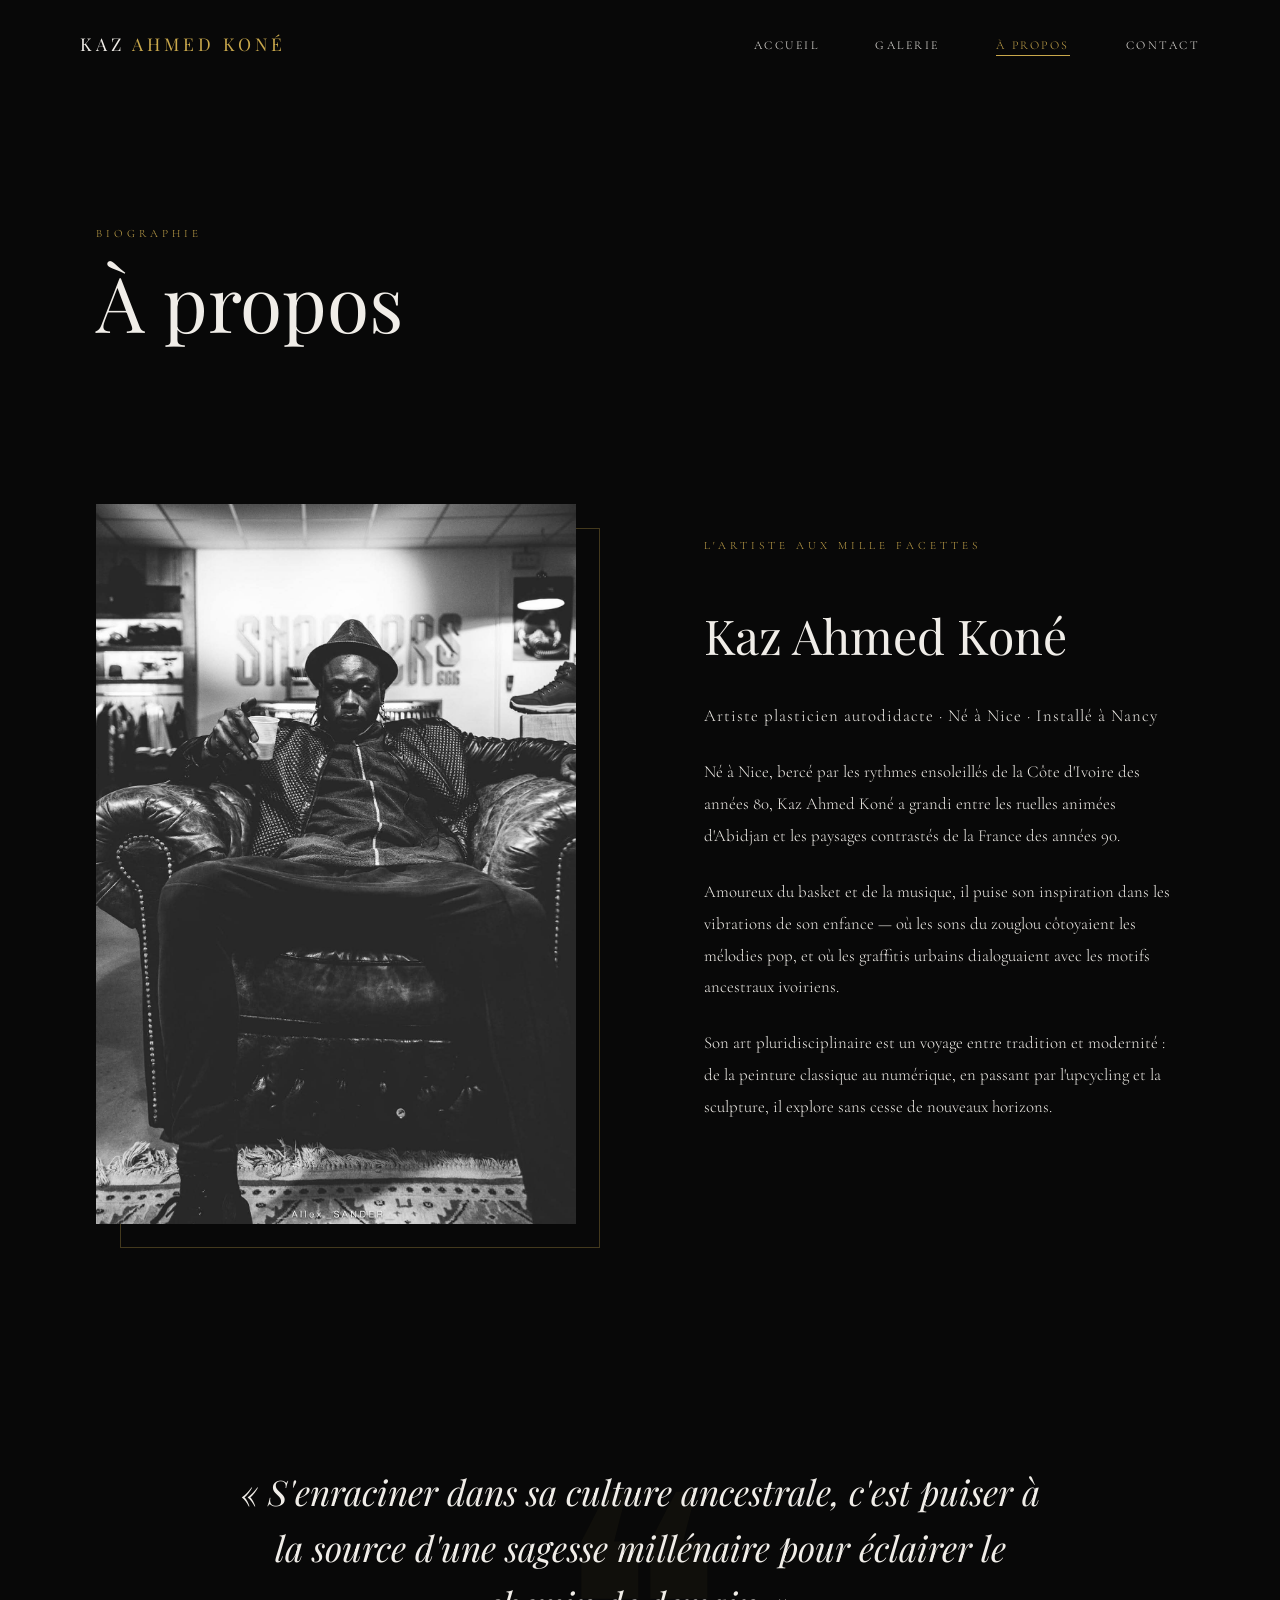
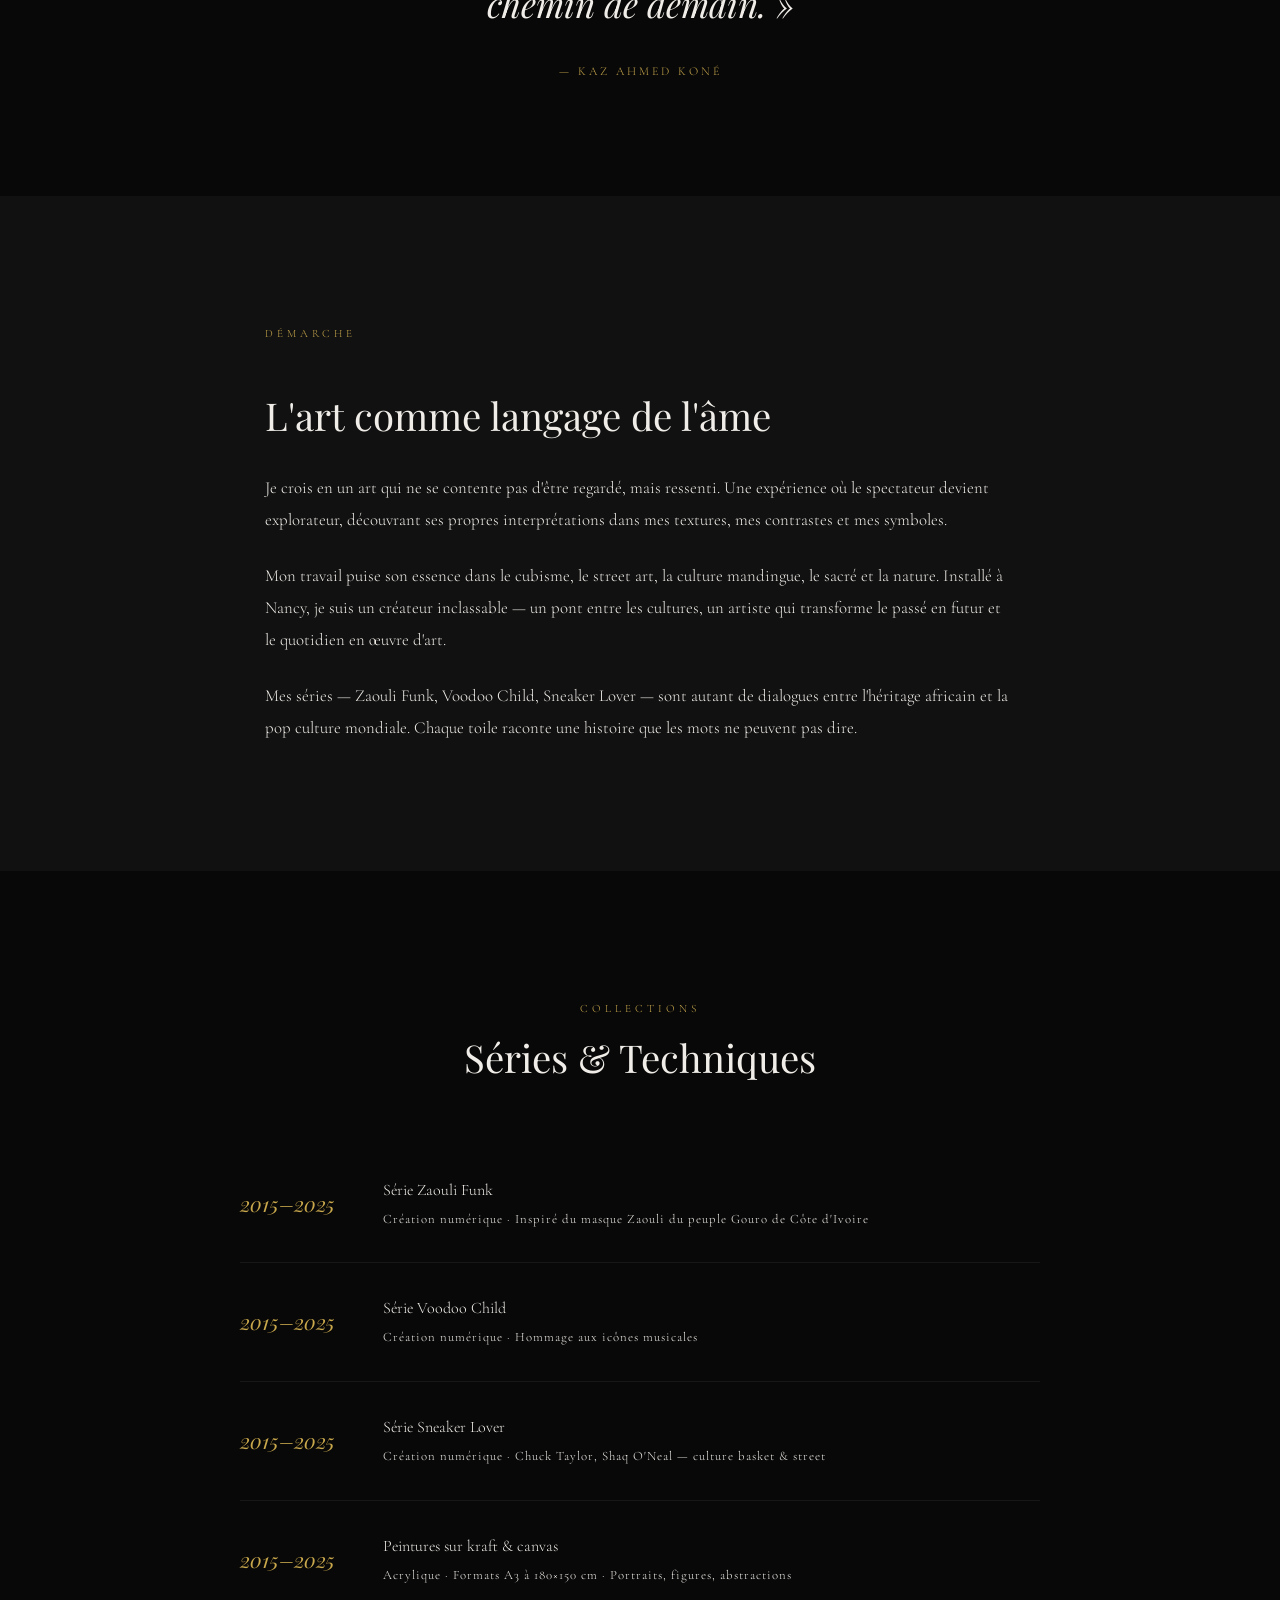
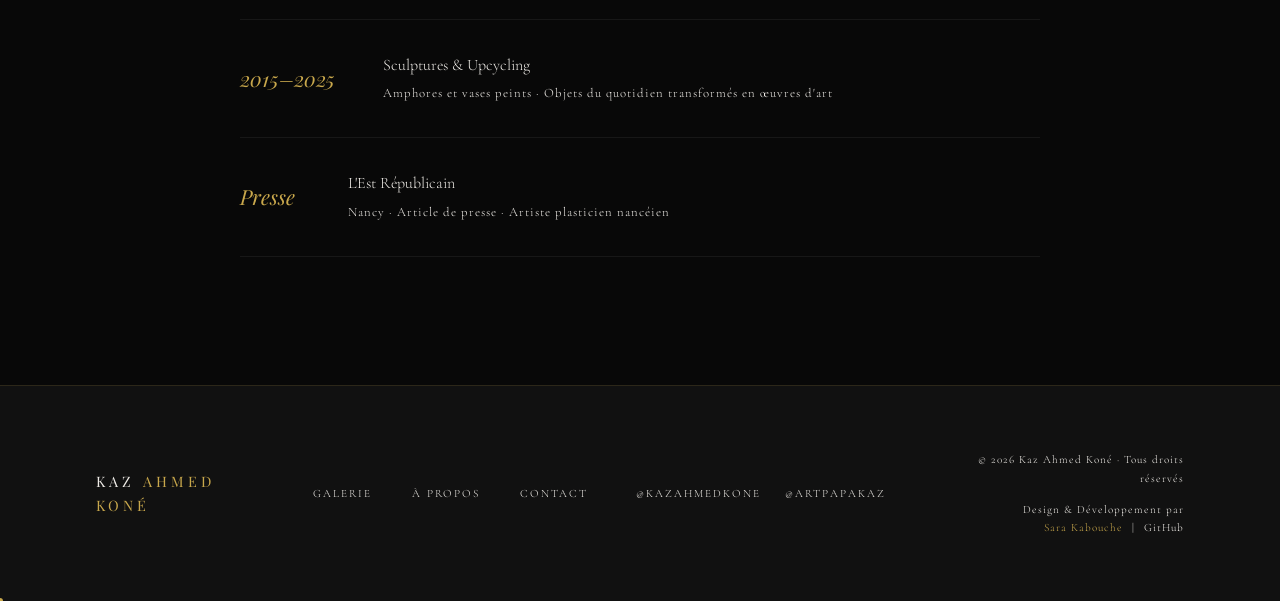
<file: a-propos.html>
<!DOCTYPE html>
<html lang="fr">
<head>
    <meta charset="UTF-8">
    <meta name="viewport" content="width=device-width, initial-scale=1.0">
    <title>À propos — Kaz Ahmed Koné</title>
    <link rel="preconnect" href="https://fonts.googleapis.com">
    <link href="https://fonts.googleapis.com/css2?family=Playfair+Display:ital,wght@0,400;0,700;1,400&family=Cormorant+Garamond:wght@300;400&display=swap" rel="stylesheet">
    <link rel="stylesheet" href="css/style.css">
    <link rel="stylesheet" href="css/responsive.css">
</head>
<body>

<!-- NAVIGATION -->
<header class="header" id="header">
    <nav class="nav">
        <div class="nav-logo">
            <a href="index.php">KAZ <span>AHMED KONÉ</span></a>
        </div>
        <button class="nav-hamburger" id="hamburger" aria-label="Menu">
            <span></span><span></span><span></span>
        </button>
        <ul class="nav-liens" id="nav-liens">
            <li><a href="index.php">Accueil</a></li>
            <li><a href="galerie.php">Galerie</a></li>
            <li><a href="a-propos.html" class="actif">À propos</a></li>
            <li><a href="contact.php">Contact</a></li>
        </ul>
    </nav>
</header>

<!-- l'"n tete de la page -->
<div class="page-header">
    <span class="section-tag">Biographie</span>
    <h1 class="page-titre">À propos</h1>
</div>

<section class="apropos-principale">

    <div class="apropos-photo-wrapper">
        <img src="images/artiste/portrait-kaz.jpg"
             alt="Kaz Ahmed Koné"
             style="width:100%; display:block; position:relative; z-index:1;">
        <div class="apropos-photo-cadre"></div>
    </div>

    <div class="apropos-texte">
        <span class="section-tag">L'artiste aux mille facettes</span>
        <h2>Kaz Ahmed Koné</h2>
        <p class="apropos-accroche">
            Artiste plasticien autodidacte · Né à Nice · Installé à Nancy
        </p>
        <p>
            Né à Nice, bercé par les rythmes ensoleillés de la Côte d'Ivoire
            des années 80, Kaz Ahmed Koné a grandi entre les ruelles animées
            d'Abidjan et les paysages contrastés de la France des années 90.
        </p>
        <p>
            Amoureux du basket et de la musique, il puise son inspiration dans
            les vibrations de son enfance — où les sons du zouglou côtoyaient
            les mélodies pop, et où les graffitis urbains dialoguaient avec
            les motifs ancestraux ivoiriens.
        </p>
        <p>
            Son art pluridisciplinaire est un voyage entre tradition et modernité :
            de la peinture classique au numérique, en passant par l'upcycling
            et la sculpture, il explore sans cesse de nouveaux horizons.
        </p>
    </div>

</section>

<!-- citation au centre  -->
<section class="citation">
    <blockquote>
        « S'enraciner dans sa culture ancestrale, c'est puiser à la source
        d'une sagesse millénaire pour éclairer le chemin de demain. »
    </blockquote>
    <cite>— Kaz Ahmed Koné</cite>
</section>

<!-- la demarche artistique -->
<section class="apropos-demarche">
    <div class="apropos-demarche-contenu">
        <span class="section-tag">Démarche</span>
        <h2>L'art comme langage de l'âme</h2>
        <p>
            Je crois en un art qui ne se contente pas d'être regardé, mais ressenti.
            Une expérience où le spectateur devient explorateur, découvrant ses
            propres interprétations dans mes textures, mes contrastes et mes symboles.
        </p>
        <p>
            Mon travail puise son essence dans le cubisme, le street art,
            la culture mandingue, le sacré et la nature. Installé à Nancy,
            je suis un créateur inclassable — un pont entre les cultures,
            un artiste qui transforme le passé en futur et le quotidien en œuvre d'art.
        </p>
        <p>
            Mes séries — Zaouli Funk, Voodoo Child, Sneaker Lover — sont autant
            de dialogues entre l'héritage africain et la pop culture mondiale.
            Chaque toile raconte une histoire que les mots ne peuvent pas dire.
        </p>
    </div>
</section>

<!-- series/collections -->
<section class="apropos-expositions">
    <div class="section-header">
        <span class="section-tag">Collections</span>
        <h2 class="section-titre">Séries & Techniques</h2>
    </div>
    <div class="expositions-liste">

        <div class="expo-item">
            <span class="expo-annee">2015–2025</span>
            <div class="expo-info">
                <p class="expo-titre">Série Zaouli Funk</p>
                <p class="expo-lieu">Création numérique · Inspiré du masque Zaouli du peuple Gouro de Côte d'Ivoire</p>
            </div>
        </div>

        <div class="expo-item">
            <span class="expo-annee">2015–2025</span>
            <div class="expo-info">
                <p class="expo-titre">Série Voodoo Child</p>
                <p class="expo-lieu">Création numérique · Hommage aux icônes musicales</p>
            </div>
        </div>

        <div class="expo-item">
            <span class="expo-annee">2015–2025</span>
            <div class="expo-info">
                <p class="expo-titre">Série Sneaker Lover</p>
                <p class="expo-lieu">Création numérique · Chuck Taylor, Shaq O'Neal — culture basket & street</p>
            </div>
        </div>

        <div class="expo-item">
            <span class="expo-annee">2015–2025</span>
            <div class="expo-info">
                <p class="expo-titre">Peintures sur kraft & canvas</p>
                <p class="expo-lieu">Acrylique · Formats A3 à 180×150 cm · Portraits, figures, abstractions</p>
            </div>
        </div>

        <div class="expo-item">
            <span class="expo-annee">2015–2025</span>
            <div class="expo-info">
                <p class="expo-titre">Sculptures & Upcycling</p>
                <p class="expo-lieu">Amphores et vases peints · Objets du quotidien transformés en œuvres d'art</p>
            </div>
        </div>

        <div class="expo-item">
            <span class="expo-annee">Presse</span>
            <div class="expo-info">
                <p class="expo-titre">L'Est Républicain</p>
                <p class="expo-lieu">Nancy · Article de presse · Artiste plasticien nancéien</p>
            </div>
        </div>

    </div>
</section>

<!-- footer -->
<footer class="footer">
    <div class="footer-logo">KAZ <span>AHMED KONÉ</span></div>
    <div class="footer-nav">
        <a href="galerie.php">Galerie</a>
        <a href="a-propos.html">À propos</a>
        <a href="contact.php">Contact</a>
    </div>
    <div class="footer-reseaux">
        <a href="https://instagram.com/kazahmedkone" target="_blank">@kazahmedkone</a>
        <a href="https://instagram.com/artpapakaz" target="_blank">@artpapakaz</a>
    </div>
    <div class="footer-copy" style="min-width: 250px;">
        <p>© 2026 Kaz Ahmed Koné · Tous droits réservés</p>
        <p style="margin-top: 0.8rem; font-size: 0.7rem; line-height: 1.6;">
            Design & Développement par <br>
            <a href="https://www.linkedin.com/in/sarah-kabouche-2004263a2/" target="_blank" style="color: var(--accent); transition: var(--transition); white-space: nowrap;">Sara Kabouche</a>
            <span style="color: var(--texte-discret); margin: 0 5px;">|</span>
            <a href="https://github.com/kabouchesarah4-cmd" target="_blank" style="color: var(--texte-discret); transition: var(--transition);">GitHub</a>
        </p>
    </div>
</footer>

<script src="js/main.js"></script>
</body>
</html>
</file>
<file: css/style.css>
/*
   STYLE.CSS — Styles principaux du site

   l'Organisation globale que j'ai pu finaliser pour ce fichier  :
   1. Variables (couleurs, polices)
   2. Reset (repart d'une base propre)
   3. Navigation
   4. Éléments communs (boutons, titres de section...)
   5. Page d'accueil (hero, aperçu, citation, présentation)
   6. Pages intérieures (page-header)
   7. Page À propos
   8. Page Contact
   9. Footer
    */


/*
   1. VARIABLES
   Je définis tout ici → si je veux changer une couleur,
   je la change à un seul endroit et ça s'applique partout( better than faire pour chaque )
    */
:root {
    /* Couleurs */
    --fond:             #080808;   /* Noir très profond (fond principal) */
    --fond-secondaire:  #111111;   /* Noir légèrement plus clair */
    --fond-carte:       #161616;   /* Pour les cartes et sections */
    --texte:            #f0ede8;   /* Blanc cassé (plus doux que blanc pur) */
    --texte-discret:    #f0ede8;   /* Gris pour les détails, labels */
    --texte-moyen:      #f0ede8;   /* Gris moyen */
    --accent:           #c9a84c;   /* Doré — la couleur signature */
    --accent-hover:     #e0c06a;   /* Doré plus clair au survol */
    --bordure:          rgba(201, 168, 76, 0.15); /* Bordure dorée très subtile */

    /* Polices */
    --titre:  'Playfair Display', Georgia, serif;  /* Élégant, pour les titres */
    --corps:  'Cormorant Garamond', Georgia, serif; /* Raffiné, pour le texte */

    /* Transitions (animations au survol) */
    --transition: all 0.35s cubic-bezier(0.4, 0, 0.2, 1);

    /* Espacements */
    --padding-section: 8rem 6rem;
    --max-largeur: 1300px;
}


/*
   2. RESET
   Le navigateur applique des styles par défaut (marges, etc.)
   On les efface tous pour partir d'une base propre
    */
*, *::before, *::after {
    margin: 0;
    padding: 0;
    box-sizing: border-box; /* Le padding ne "gonfle" plus la taille des éléments */
}

html {
    scroll-behavior: smooth; /* Défilement fluide quand on clique sur un ancre */
    font-size: 16px;
}

body {
    background-color: var(--fond);
    color: var(--texte);
    font-family: var(--corps);
    font-weight: 300;
    line-height: 1.7;
    overflow-x: hidden; /* Évite le scroll horizontal accidentel */
}

img {
    max-width: 100%;    /* Les images ne dépassent jamais leur conteneur */
    display: block;
}

a {
    color: inherit;        /* Les liens héritent la couleur du parent */
    text-decoration: none; /* Pas de soulignement par défaut */
}

ul {
    list-style: none; /* Pas de puces */
}

button {
    cursor: pointer;
    border: none;
    background: none;
    font-family: inherit;
}

input, textarea, select {
    font-family: inherit;
}


/*
   3. NAVIGATION
   Fixed = reste en haut même quand on scroll
    */
.header {
    position: fixed;   /* Collée en haut de l'écran */
    top: 0;
    left: 0;
    width: 100%;
    z-index: 1000;     /* Au-dessus de tout le reste */
    padding: 1.8rem 5rem;

    /* Transition pour l'effet "scrollé" ajouté par JS */
    transition: var(--transition);
}

/* Classe ajoutée par JS quand on scroll → fond semi-transparent */
.header.scrolle {
    background: rgba(8, 8, 8, 0.95);
    backdrop-filter: blur(12px);
    padding: 1.2rem 5rem;
    border-bottom: 1px solid var(--bordure);
}

.nav {
    display: flex;              /* Logo et liens côte à côte */
    justify-content: space-between;
    align-items: center;
    max-width: var(--max-largeur);
    margin: 0 auto;            /* Centré dans la page */
}

/* Logo (nom de l'artiste) */
.nav-logo a {
    font-family: var(--titre);
    font-size: 1.1rem;
    letter-spacing: 4px;
    color: var(--texte);
    transition: var(--transition);
}

/* Le prénom en doré dans le logo */
.nav-logo a span {
    color: var(--accent);
}

.nav-logo a:hover {
    color: var(--accent);
}

/* Les liens de navigation */
.nav-liens {
    display: flex;
    gap: 3.5rem;
}

.nav-liens a {
    font-family: var(--corps);
    font-size: 0.75rem;
    letter-spacing: 2.5px;
    text-transform: uppercase;
    color: var(--texte-moyen);
    transition: var(--transition);
    position: relative; /* Pour le trait doré sous le lien actif */
}

/* Trait doré sous le lien actif ou survolé */
.nav-liens a::after {
    content: '';
    position: absolute;
    bottom: -4px;
    left: 0;
    width: 0;
    height: 1px;
    background-color: var(--accent);
    transition: var(--transition);
}

.nav-liens a:hover,
.nav-liens a.actif {
    color: var(--accent);
}

.nav-liens a:hover::after,
.nav-liens a.actif::after {
    width: 100%; /* Le trait s'étend en pleine largeur */
}

/* Bouton hamburger (visible seulement sur mobile via responsive.css) */
.nav-hamburger {
    display: none;
    flex-direction: column;
    gap: 5px;
}

.nav-hamburger span {
    display: block;
    width: 24px;
    height: 1px;
    background-color: var(--texte);
    transition: var(--transition);
}


/*
   4. ÉLÉMENTS commus
   Réutilisés sur plusieurs pages
    */

/* Petit tag au-dessus des titres de section */
.section-tag {
    display: block;
    font-size: 0.7rem;
    letter-spacing: 4px;
    text-transform: uppercase;
    color: var(--accent);
    margin-bottom: 1rem;
}

/* Titre de section standard */
.section-titre {
    font-family: var(--titre);
    font-size: clamp(1.8rem, 3vw, 2.5rem);
    font-weight: 400;
    color: var(--texte);
    line-height: 1.2;
}

/* Header des sections (tag + titre centrés) */
.section-header {
    text-align: center;
    margin-bottom: 4rem;
}

/* Bouton principal (bordure dorée) */
.bouton-principal {
    display: inline-flex;
    align-items: center;
    gap: 0.8rem;
    padding: 1rem 2.5rem;
    border: 1px solid var(--accent);
    color: var(--accent);
    font-size: 0.72rem;
    letter-spacing: 2.5px;
    text-transform: uppercase;
    transition: var(--transition);
}

.bouton-principal:hover {
    background-color: var(--accent);
    color: var(--fond);
}

/* Bouton secondaire (bordure grise) */
.bouton-secondaire {
    display: inline-flex;
    align-items: center;
    gap: 0.8rem;
    padding: 0.8rem 2rem;
    border: 1px solid var(--texte-discret);
    color: var(--texte-moyen);
    font-size: 0.72rem;
    letter-spacing: 2.5px;
    text-transform: uppercase;
    transition: var(--transition);
}

.bouton-secondaire:hover {
    border-color: var(--accent);
    color: var(--accent);
}

.bouton-fleche {
    transition: var(--transition);
}

.bouton-principal:hover .bouton-fleche,
.bouton-secondaire:hover .bouton-fleche {
    transform: translateX(4px); /* La flèche glisse vers la droite au survol */
}

/* En-tête des pages intérieures (galerie, à propos, contact) */
.page-header {
    padding: 14rem 6rem 5rem;
    max-width: var(--max-largeur);
    margin: 0 auto;
}

.page-titre {
    font-family: var(--titre);
    font-size: clamp(3rem, 6vw, 5rem);
    font-weight: 400;
    line-height: 1.1;
    margin-bottom: 1rem;
}

.page-sous-titre {
    color: var(--texte-discret);
    font-size: 1rem;
    letter-spacing: 1px;
}


/*
   5. PAGE D'ACCUEIL
    */

/* --- HERO --- */
.hero {
    position: relative;
    min-height: 100vh;      /* Prend toute la hauteur de l'écran */
    display: flex;
    align-items: center;
    justify-content: center;
    text-align: center;
    overflow: hidden;

    /* Fond dégradé en attendant la vraie image de l'artiste */
    background: linear-gradient(
            160deg,
            #0a0a0a 0%,
            #111111 50%,
            #0d0d0d 100%
    );
}

/* Texture grain par-dessus le hero */
.hero::before {
    content: '';
    position: absolute;
    inset: 0;
    background-image: url("data:image/svg+xml,%3Csvg viewBox='0 0 256 256' xmlns='http://www.w3.org/2000/svg'%3E%3Cfilter id='noise'%3E%3CfeTurbulence type='fractalNoise' baseFrequency='0.9' numOctaves='4' stitchTiles='stitch'/%3E%3C/filter%3E%3Crect width='100%25' height='100%25' filter='url(%23noise)' opacity='0.03'/%3E%3C/svg%3E");
    pointer-events: none;
    opacity: 0.4;
}

.hero-overlay {
    position: absolute;
    inset: 0;
    background: radial-gradient(ellipse at center, transparent 30%, rgba(0,0,0,0.6) 100%);
}

.hero-contenu {
    position: relative; /* Au-dessus de l'overlay */
    z-index: 1;
    display: flex;
    flex-direction: column;
    align-items: center;
    gap: 1.2rem;
    padding: 2rem;
}

.hero-tag {
    font-size: 0.7rem;
    letter-spacing: 4px;
    text-transform: uppercase;
    color: var(--accent);
}

.hero-titre {
    display: flex;
    flex-direction: column;
    align-items: center;
    gap: 0.3rem;
    font-family: var(--titre);
    font-weight: 400;
    line-height: 1;
}

.hero-prenom {
    font-size: clamp(2rem, 5vw, 4.5rem);
    font-style: italic;
    color: var(--texte-moyen);
    letter-spacing: 6px;
}

.hero-nom {
    font-size: clamp(4rem, 10vw, 10rem);
    letter-spacing: 10px;
    text-transform: uppercase;
    color: var(--texte);
}

/* Petite ligne dorée de séparation */
.hero-ligne {
    width: 40px;
    height: 1px;
    background-color: var(--accent);
    margin: 0.5rem 0;
}

.hero-description {
    font-size: 1rem;
    letter-spacing: 2px;
    color: var(--texte-discret);
    max-width: 400px;
}

/* Indicateur de scroll en bas du hero */
.hero-scroll {
    position: absolute;
    bottom: 3rem;
    left: 50%;
    transform: translateX(-50%);
    display: flex;
    flex-direction: column;
    align-items: center;
    gap: 1rem;
}

.hero-scroll span {
    font-size: 0.65rem;
    letter-spacing: 3px;
    text-transform: uppercase;
    color: var(--texte-discret);
}

.hero-scroll-ligne {
    width: 1px;
    height: 50px;
    background: linear-gradient(to bottom, var(--accent), transparent);
    animation: scroll-pulse 2s ease-in-out infinite;
}

@keyframes scroll-pulse {
    0%, 100% { opacity: 0.3; transform: scaleY(1); }
    50%       { opacity: 1;   transform: scaleY(1.1); }
}

/* --- APERÇU ŒUVRES (section accueil) --- */
.apercu-oeuvres {
    padding: var(--padding-section);
    background-color: var(--fond-secondaire);
}

.apercu-grille {
    display: grid;
    /* Grille asymétrique : la carte du milieu est plus grande */
    grid-template-columns: 1fr 1.3fr 1fr;
    grid-template-rows: auto;
    gap: 2px;             /* Espace minuscule entre les cartes */
    max-width: var(--max-largeur);
    margin: 0 auto 3rem;
}

.apercu-carte {
    position: relative;
    overflow: hidden;
    display: block;
}

/* L'image de l'oeuvre (div colorée en attendant les vraies photos) */
.apercu-image {
    width: 100%;
    height: 450px;
    transition: transform 0.6s cubic-bezier(0.4, 0, 0.2, 1);
}

/* La carte du milieu est plus haute */
.apercu-carte--grande .apercu-image {
    height: 550px;
}

/* Overlay sombre au bas de la carte avec les infos */
.apercu-info {
    position: absolute;
    bottom: 0;
    left: 0;
    right: 0;
    padding: 2rem 1.5rem 1.5rem;
    background: linear-gradient(transparent, rgba(0,0,0,0.85));
    transform: translateY(100%); /* Caché par défaut */
    transition: var(--transition);
}

.apercu-titre {
    font-family: var(--titre);
    font-size: 1.1rem;
    color: var(--texte);
    margin-bottom: 0.3rem;
}

.apercu-details {
    font-size: 0.75rem;
    letter-spacing: 1px;
    color: var(--texte-discret);
}

/* Au survol : zoom de l'image + apparition des infos */
.apercu-carte:hover .apercu-image {
    transform: scale(1.04);
}

.apercu-carte:hover .apercu-info {
    transform: translateY(0);
}

.apercu-footer {
    text-align: center;
    margin-top: 3rem;
}

/* --- CITATION --- */
.citation {
    padding: 7rem 6rem;
    text-align: center;
    position: relative;
    overflow: hidden;
}

/* Guillemets géants décoratifs en fond */
.citation::before {
    content: '❝';
    position: absolute;
    top: -2rem;
    left: 50%;
    transform: translateX(-50%);
    font-size: 20rem;
    color: rgba(201, 168, 76, 0.04);
    font-family: var(--titre);
    pointer-events: none;
}

.citation blockquote {
    font-family: var(--titre);
    font-size: clamp(1.4rem, 3vw, 2.2rem);
    font-style: italic;
    font-weight: 400;
    color: var(--texte);
    max-width: 800px;
    margin: 0 auto 1.5rem;
    line-height: 1.6;
    position: relative;
    z-index: 1;
}

.citation cite {
    font-size: 0.75rem;
    letter-spacing: 3px;
    text-transform: uppercase;
    color: var(--accent);
    font-style: normal;
}

/* --- PRÉSENTATION ARTISTE (section accueil) --- */
.presentation {
    padding: var(--padding-section);
    background-color: var(--fond-secondaire);
    display: grid;
    grid-template-columns: 1fr 1fr; /* 2 colonnes : photo + texte */
    gap: 8rem;
    align-items: center;
    max-width: var(--max-largeur);
    margin: 0 auto;
}

/* Placeholder de la photo (que je vais remplacer par une vraie img plus tard) */
.presentation-photo-placeholder {
    width: 100%;
    padding-bottom: 120%; /* Ratio portrait */
    background: linear-gradient(160deg, var(--fond-carte), #1a1a1a);
    border: 1px solid var(--bordure);
}

.presentation-texte {
    display: flex;
    flex-direction: column;
    gap: 1.5rem;
}

.presentation-texte h2 {
    font-family: var(--titre);
    font-size: clamp(2rem, 4vw, 3rem);
    font-weight: 400;
}

.presentation-texte p {
    color: var(--texte-discret);
    line-height: 1.9;
    font-size: 1.05rem;
}


/*
   6. PAGE À PROPOS
    */
.apropos-principale {
    display: grid;
    grid-template-columns: 1fr 1fr;
    gap: 8rem;
    align-items: start;
    padding: 4rem 6rem 8rem;
    max-width: var(--max-largeur);
    margin: 0 auto;
}

/* Wrapper de la photo avec le cadre doré décalé derrière */
.apropos-photo-wrapper {
    position: relative;
}

.apropos-photo-placeholder {
    width: 100%;
    padding-bottom: 130%;
    background: linear-gradient(160deg, #1a1a1a, #222222);
    border: 1px solid var(--bordure);
    display: flex;
    align-items: center;
    justify-content: center;
    position: relative;
    z-index: 1;
}

.apropos-photo-placeholder span {
    color: var(--texte-discret);
    font-size: 0.8rem;
    letter-spacing: 2px;
    text-transform: uppercase;
    text-align: center;
    position: absolute;
    top: 50%;
    left: 50%;
    transform: translate(-50%, -50%);
}

/* Cadre doré décoratif décalé en bas à droite */
.apropos-photo-cadre {
    position: absolute;
    bottom: -1.5rem;
    right: -1.5rem;
    width: 100%;
    height: 100%;
    border: 1px solid var(--accent);
    opacity: 0.3;
    z-index: 0;
}

.apropos-texte {
    display: flex;
    flex-direction: column;
    gap: 1.5rem;
    padding-top: 2rem;
}

.apropos-texte h2 {
    font-family: var(--titre);
    font-size: clamp(2rem, 4vw, 3rem);
    font-weight: 400;
}

.apropos-accroche {
    font-size: 1.1rem;
    color: var(--accent);
    letter-spacing: 1px;
}

.apropos-texte p {
    color: var(--texte-discret);
    line-height: 1.9;
    font-size: 1.05rem;
}

/* Démarche artistique */
.apropos-demarche {
    background-color: var(--fond-secondaire);
    padding: var(--padding-section);
}

.apropos-demarche-contenu {
    max-width: 750px;
    margin: 0 auto;
    display: flex;
    flex-direction: column;
    gap: 1.5rem;
}

.apropos-demarche-contenu h2 {
    font-family: var(--titre);
    font-size: clamp(1.8rem, 3vw, 2.5rem);
    font-weight: 400;
}

.apropos-demarche-contenu p {
    color: var(--texte-discret);
    line-height: 1.9;
    font-size: 1.05rem;
}

/* Liste des expositions */
.apropos-expositions {
    padding: var(--padding-section);
    max-width: var(--max-largeur);
    margin: 0 auto;
}

.expositions-liste {
    max-width: 800px;
    margin: 0 auto;
    display: flex;
    flex-direction: column;
    gap: 0; /* Pas d'espace, les bordures se touchent */
}

.expo-item {
    display: flex;
    align-items: center;
    gap: 3rem;
    padding: 2rem 0;
    border-bottom: 1px solid rgba(255,255,255,0.06);
    transition: var(--transition);
}

.expo-item:hover {
    padding-left: 1rem; /* Légère indentation au survol */
}

.expo-annee {
    font-family: var(--titre);
    font-size: 1.3rem;
    color: var(--accent);
    min-width: 60px;
    font-style: italic;
}

.expo-titre {
    font-size: 1rem;
    color: var(--texte);
    margin-bottom: 0.3rem;
}

.expo-lieu {
    font-size: 0.8rem;
    letter-spacing: 1px;
    color: var(--texte-discret);
}


/*
   7. PAGE CONTACT
    */
.contact-section {
    display: grid;
    grid-template-columns: 1fr 1.6fr; /* Infos + formulaire */
    gap: 8rem;
    padding: 2rem 6rem 8rem;
    max-width: var(--max-largeur);
    margin: 0 auto;
}

.contact-infos {
    display: flex;
    flex-direction: column;
    gap: 3rem;
    padding-top: 1rem;
}

.contact-info-item {
    display: flex;
    flex-direction: column;
    gap: 0.5rem;
}

.contact-info-label {
    font-size: 0.65rem;
    letter-spacing: 3px;
    text-transform: uppercase;
    color: var(--accent);
}

.contact-info-valeur {
    font-size: 1rem;
    color: var(--texte-discret);
    line-height: 1.6;
    transition: var(--transition);
}

a.contact-info-valeur:hover {
    color: var(--accent);
}

.contact-reseaux {
    display: flex;
    gap: 1.5rem;
}

.contact-reseaux a {
    font-size: 0.75rem;
    letter-spacing: 2px;
    text-transform: uppercase;
    color: var(--texte-discret);
    transition: var(--transition);
}

.contact-reseaux a:hover {
    color: var(--accent);
}

.contact-citation {
    font-family: var(--titre);
    font-style: italic;
    font-size: 1rem;
    color: var(--texte-discret);
    line-height: 1.7;
    border-left: 1px solid var(--accent);
    padding-left: 1.5rem;
    margin-top: auto;
}

/* Formulaire */
.formulaire {
    display: flex;
    flex-direction: column;
    gap: 2rem;
}

.champ-groupe {
    display: flex;
    flex-direction: column;
    gap: 0.6rem;
}

.champ-groupe label {
    font-size: 0.65rem;
    letter-spacing: 3px;
    text-transform: uppercase;
    color: var(--accent);
}

/* Style commun aux inputs, textarea et select */
.champ-groupe input,
.champ-groupe textarea,
.champ-groupe select {
    background: var(--fond-carte);
    border: 1px solid rgba(255,255,255,0.08);
    color: var(--texte);
    padding: 1rem 1.2rem;
    font-size: 0.95rem;
    font-weight: 300;
    outline: none;
    transition: var(--transition);
    appearance: none; /* Retire le style par défaut du navigateur */
}

/* Bordure dorée quand on clique dans le champ */
.champ-groupe input:focus,
.champ-groupe textarea:focus,
.champ-groupe select:focus {
    border-color: var(--accent);
}

/* Texte placeholder (ce qui est écrit avant de taper) */
.champ-groupe input::placeholder,
.champ-groupe textarea::placeholder {
    color: var(--texte-discret);
    font-size: 0.9rem;
}

.champ-groupe textarea {
    resize: vertical; /* On peut agrandir verticalement mais pas horizontalement */
    min-height: 150px;
}

.champ-groupe select option {
    background-color: var(--fond-carte);
}

/* Message de confirmation (caché par défaut) */
.formulaire-confirmation {
    display: none;
    padding: 1rem 1.5rem;
    border: 1px solid var(--accent);
    color: var(--accent);
    font-size: 0.85rem;
    letter-spacing: 1px;
}

/* Affiché par JS quand le formulaire est soumis */
.formulaire-confirmation.visible {
    display: block;
}


/*
   8. FOOTER
    */
.footer {
    padding: 4rem 6rem;
    background-color: var(--fond-secondaire);
    border-top: 1px solid var(--bordure);
    display: grid;
    grid-template-columns: 1fr auto auto 1fr;
    align-items: center;
    gap: 3rem;
}

.footer-logo {
    font-family: var(--titre);
    font-size: 0.9rem;
    letter-spacing: 4px;
    color: var(--texte-moyen);
}

.footer-logo span {
    color: var(--accent);
}

.footer-nav {
    display: flex;
    gap: 2.5rem;
}

.footer-nav a {
    font-size: 0.7rem;
    letter-spacing: 2px;
    text-transform: uppercase;
    color: var(--texte-discret);
    transition: var(--transition);
}

.footer-nav a:hover {
    color: var(--accent);
}

.footer-reseaux {
    display: flex;
    gap: 1.5rem;
}

.footer-reseaux a {
    font-size: 0.7rem;
    letter-spacing: 2px;
    text-transform: uppercase;
    color: var(--texte-discret);
    transition: var(--transition);
}

.footer-reseaux a:hover {
    color: var(--accent);
}

.footer-copy {
    text-align: right;
}

.footer-copy p {
    font-size: 0.7rem;
    letter-spacing: 1px;
    color: var(--texte-discret);
}

/*
   FICHE PRODUIT
    */
.fiche-section {
    display: grid;
    grid-template-columns: 1fr 1fr;
    gap: 6rem;
    padding: 10rem 6rem 6rem;
    max-width: 1300px;
    margin: 0 auto;
    align-items: start;
}

.fiche-image-wrapper {
    position: relative;
}

.fiche-image {
    width: 100%;
    display: block;
}

.fiche-image-placeholder {
    width: 100%;
    padding-bottom: 100%;
    background: linear-gradient(135deg, #111, #333);
}

.fiche-badge-vendu {
    position: absolute;
    top: 1rem;
    left: 1rem;
    background: #8b0000;
    color: #fff;
    padding: 6px 14px;
    font-size: 0.75rem;
    letter-spacing: 2px;
    font-family: 'Playfair Display', serif;
}

.fiche-infos {
    display: flex;
    flex-direction: column;
    gap: 1.5rem;
    padding-top: 2rem;
}

.fiche-categorie {
    font-size: 0.7rem;
    letter-spacing: 3px;
    text-transform: uppercase;
    color: var(--accent);
}

.fiche-titre {
    font-family: var(--titre);
    font-size: clamp(2rem, 4vw, 3rem);
    font-weight: 400;
    color: var(--texte);
    line-height: 1.2;
}

.fiche-description {
    color: var(--texte-discret);
    line-height: 1.8;
    font-size: 1rem;
}

.fiche-meta {
    display: flex;
    flex-direction: column;
    gap: 0.5rem;
    border-top: 1px solid var(--bordure);
    border-bottom: 1px solid var(--bordure);
    padding: 1.5rem 0;
}

.fiche-meta-ligne {
    display: flex;
    gap: 1rem;
    font-size: 0.85rem;
}

.fiche-meta-label {
    color: var(--texte-discret);
    min-width: 100px;
    letter-spacing: 1px;
    text-transform: uppercase;
    font-size: 0.7rem;
}

.fiche-meta-valeur {
    color: var(--texte);
}

.fiche-prix {
    font-family: var(--titre);
    font-size: 2rem;
    color: var(--accent);
}

.fiche-stock-dispo {
    font-size: 0.75rem;
    color: #4caf50;
    letter-spacing: 1px;
}

.fiche-stock-vendu {
    font-size: 0.75rem;
    color: #8b0000;
    letter-spacing: 1px;
}

.fiche-retour {
    display: inline-flex;
    align-items: center;
    gap: 0.5rem;
    color: var(--texte-discret);
    text-decoration: none;
    font-size: 0.75rem;
    letter-spacing: 2px;
    text-transform: uppercase;
    transition: var(--transition);
    margin-bottom: 1rem;
}

.fiche-retour:hover {
    color: var(--accent);
}

/* FICHE PRODUIT */
.fiche-section {
    display: grid;
    grid-template-columns: 1fr 1fr;
    gap: 6rem;
    padding: 10rem 6rem 6rem;
    max-width: 1300px;
    margin: 0 auto;
    align-items: start;
}

.fiche-image-wrapper {
    position: relative;
}

.fiche-image {
    width: 100%;
    display: block;
}

.fiche-image-placeholder {
    width: 100%;
    padding-bottom: 100%;
    background: linear-gradient(135deg, #111, #333);
}

.fiche-badge-vendu {
    position: absolute;
    top: 1rem;
    left: 1rem;
    background: #8b0000;
    color: #fff;
    padding: 6px 14px;
    font-size: 0.75rem;
    letter-spacing: 2px;
    font-family: 'Playfair Display', serif;
}

.fiche-infos {
    display: flex;
    flex-direction: column;
    gap: 1.5rem;
    padding-top: 2rem;
}

.fiche-categorie {
    font-size: 0.7rem;
    letter-spacing: 3px;
    text-transform: uppercase;
    color: var(--accent);
}

.fiche-titre {
    font-family: var(--titre);
    font-size: clamp(2rem, 4vw, 3rem);
    font-weight: 400;
    color: var(--texte);
    line-height: 1.2;
}

.fiche-description {
    color: #f0ede8; /* Remplacement du gris par le blanc cassé */
    line-height: 1.8;
    font-size: 1rem;
}

.fiche-meta {
    display: flex;
    flex-direction: column;
    gap: 0.5rem;
    border-top: 1px solid var(--bordure);
    border-bottom: 1px solid var(--bordure);
    padding: 1.5rem 0;
}

.fiche-meta-ligne {
    display: flex;
    gap: 1rem;
    font-size: 0.85rem;
}

.fiche-meta-label {
    color: #f0ede8; /* Remplacement du gris par le blanc cassé */
    min-width: 100px;
    letter-spacing: 1px;
    text-transform: uppercase;
    font-size: 0.7rem;
}

.fiche-meta-valeur {
    color: var(--texte);
}

.fiche-prix {
    font-family: var(--titre);
    font-size: 2rem;
    color: var(--accent);
}

.fiche-stock-dispo {
    font-size: 0.75rem;
    color: #4caf50;
    letter-spacing: 1px;
}

.fiche-stock-vendu {
    font-size: 0.75rem;
    color: #8b0000;
    letter-spacing: 1px;
}

.fiche-retour {
    display: inline-flex;
    align-items: center;
    gap: 0.5rem;
    color: #f0ede8; /* Remplacement du gris par le blanc cassé */
    text-decoration: none;
    font-size: 0.75rem;
    letter-spacing: 2px;
    text-transform: uppercase;
    transition: var(--transition);
    margin-bottom: 1rem;
}

.fiche-retour:hover {
    color: var(--accent);
}







/* Fix footer — toujours affiché en bas */

.footer {
    padding: 4rem 6rem;
    background-color: var(--fond-secondaire);
    border-top: 1px solid var(--bordure);
    display: grid;
    grid-template-columns: 1fr auto auto 1fr;
    align-items: center;
    gap: 3rem;
}

/* si le footer est caché c'est souvent un z-index ou overflow:hidden parent */
body {
    overflow-x: hidden;  /* seulement horizontal, pas vertical */
}

/* footer responsive */
@media (max-width: 1024px) {
    .footer {
        grid-template-columns: 1fr 1fr;
        gap: 2rem;
        padding: 3rem;
    }
    .footer-copy {
        grid-column: 1 / -1;
        text-align: center;
    }
}

@media (max-width: 768px) {
    .footer {
        grid-template-columns: 1fr;
        text-align: center;
        gap: 1.5rem;
        padding: 3rem 2rem;
    }
    .footer-nav,
    .footer-reseaux {
        justify-content: center;
    }
    .footer-copy {
        grid-column: auto;
    }
}
</file>
<file: css/responsive.css>
/*
   RESPONSIVE.CSS — ce fichier est tres important , il sert a l'Adaptation pour les petits écrans

   Ii j ai choisi d' utiliser des "media queries" :
   @media (max-width: NNNpx) = "si l'écran est plus petit que NNN pixels"

   On part du plus grand vers le plus petit :
   - Tablette : max 1024px
   - Mobile   : max 768px
   - Petit    : max 480px
    */


/*
   TABLETTE (écran jusqu'à 1024px)
   Ex: iPad en mode portrait
    */
@media (max-width: 1024px) {

    /* Navigation : moins de padding */
    .header,
    .header.scrolle {
        padding: 1.5rem 3rem;
    }

    .nav-liens {
        gap: 2rem;
    }

    /* Sections : moins de padding */
    :root {
        --padding-section: 6rem 3rem;
    }

    .page-header {
        padding: 12rem 3rem 4rem;
    }

    /* Accueil : grille en 2 colonnes */
    .apercu-grille {
        grid-template-columns: 1fr 1fr;
        grid-template-rows: auto auto;
    }

    /* La grande carte prend toute la largeur */
    .apercu-carte--grande {
        grid-column: 1 / -1;
    }

    .apercu-carte--grande .apercu-image {
        height: 400px;
    }

    /* Présentation : empilé verticalement */
    .presentation {
        grid-template-columns: 1fr;
        gap: 3rem;
        max-width: 600px;
    }

    /* À propos : empilé verticalement */
    .apropos-principale {
        grid-template-columns: 1fr;
        gap: 4rem;
        padding: 3rem;
    }

    .apropos-photo-wrapper {
        max-width: 400px;
        margin: 0 auto;
    }

    /* Contact : empilé verticalement */
    .contact-section {
        grid-template-columns: 1fr;
        gap: 4rem;
        padding: 2rem 3rem 6rem;
    }

    /* Galerie : 2 colonnes */
    .galerie-grille {
        grid-template-columns: repeat(2, 1fr);
        padding: 0 3rem 6rem;
    }

    /* Footer : simplifié */
    .footer {
        grid-template-columns: 1fr 1fr;
        gap: 2rem;
        padding: 3rem;
    }

    .footer-copy {
        grid-column: 1 / -1;
        text-align: center;
    }
}


/*
   MOBILE (écran jusqu'à 768px)
   Ex: smartphone en mode portrait
    */
@media (max-width: 768px) {

    /* Navigation mobile : menu hamburger */
    .header,
    .header.scrolle {
        padding: 1.2rem 1.5rem;
    }

    /* Cache les liens normaux */
    .nav-liens {
        display: none;
        position: fixed;
        top: 0;
        left: 0;
        width: 100%;
        height: 100vh;
        background-color: var(--fond);
        flex-direction: column;
        align-items: center;
        justify-content: center;
        gap: 3rem;
        z-index: 999;
    }

    /* Quand le menu est ouvert (classe ajoutée par JS) */
    .nav-liens.ouverte {
        display: flex;
    }

    .nav-liens a {
        font-size: 1.2rem;
        letter-spacing: 3px;
    }

    /* Affiche le bouton hamburger */
    .nav-hamburger {
        display: flex;
        z-index: 1001; /* Au dessus du menu ouvert */
    }

    /* Animation hamburger → croix quand menu ouvert */
    .nav-hamburger.actif span:nth-child(1) {
        transform: translateY(6px) rotate(45deg);
    }

    .nav-hamburger.actif span:nth-child(2) {
        opacity: 0;
    }

    .nav-hamburger.actif span:nth-child(3) {
        transform: translateY(-6px) rotate(-45deg);
    }

    /* Hero : texte plus petit */
    .hero-prenom {
        font-size: 1.5rem;
    }

    .hero-nom {
        font-size: clamp(2.5rem, 12vw, 5rem);
        letter-spacing: 4px;
    }

    .hero-scroll {
        display: none; /* Cache l'indicateur de scroll sur mobile */
    }

    /* Sections */
    :root {
        --padding-section: 4rem 1.5rem;
    }

    .page-header {
        padding: 10rem 1.5rem 3rem;
    }

    /* Aperçu : 1 colonne */
    .apercu-grille {
        grid-template-columns: 1fr;
    }

    .apercu-carte--grande {
        grid-column: auto;
    }

    .apercu-image,
    .apercu-carte--grande .apercu-image {
        height: 300px;
    }

    /* Citation : plus petite */
    .citation {
        padding: 4rem 2rem;
    }

    .citation::before {
        font-size: 10rem;
    }

    /* Galerie : 1 colonne */
    .galerie-grille {
        grid-template-columns: 1fr;
        padding: 0 1.5rem 4rem;
    }

    /* Lightbox */
    .lightbox {
        padding: 1rem;
    }

    .lightbox-prev { left: 0.5rem; }
    .lightbox-next { right: 0.5rem; }

    /* Filtres */
    .filtres {
        padding: 1.5rem 1.5rem 3rem;
        gap: 0.5rem;
    }

    /* Footer : tout en colonne */
    .footer {
        grid-template-columns: 1fr;
        text-align: center;
        gap: 1.5rem;
        padding: 3rem 2rem;
    }

    .footer-nav,
    .footer-reseaux {
        justify-content: center;
    }

    .footer-copy {
        grid-column: auto;
    }

    /* Contact */
    .contact-section {
        padding: 1.5rem 1.5rem 4rem;
    }

    /* À propos */
    .apropos-principale {
        padding: 2rem 1.5rem 4rem;
    }

    .apropos-expositions,
    .apropos-demarche {
        padding: 4rem 1.5rem;
    }

    /* fiche produit mobile */
    .fiche-section {
        grid-template-columns: 1fr;
        padding: 8rem 1.5rem 4rem;
        gap: 2rem;
    }
}


/*
   TRÈS PETIT (écran jusqu'à 480px)
   Ex: vieux smartphones
    */
@media (max-width: 480px) {

    .hero-nom {
        font-size: clamp(2rem, 15vw, 3.5rem);
        letter-spacing: 2px;
    }

    .hero-description {
        font-size: 0.85rem;
    }

    .bouton-principal,
    .bouton-secondaire {
        padding: 0.8rem 1.5rem;
        font-size: 0.65rem;
    }

    .page-titre {
        font-size: clamp(2rem, 10vw, 3rem);
    }

    .expo-item {
        flex-direction: column;
        gap: 0.5rem;
        align-items: flex-start;
    }
}
</file>
